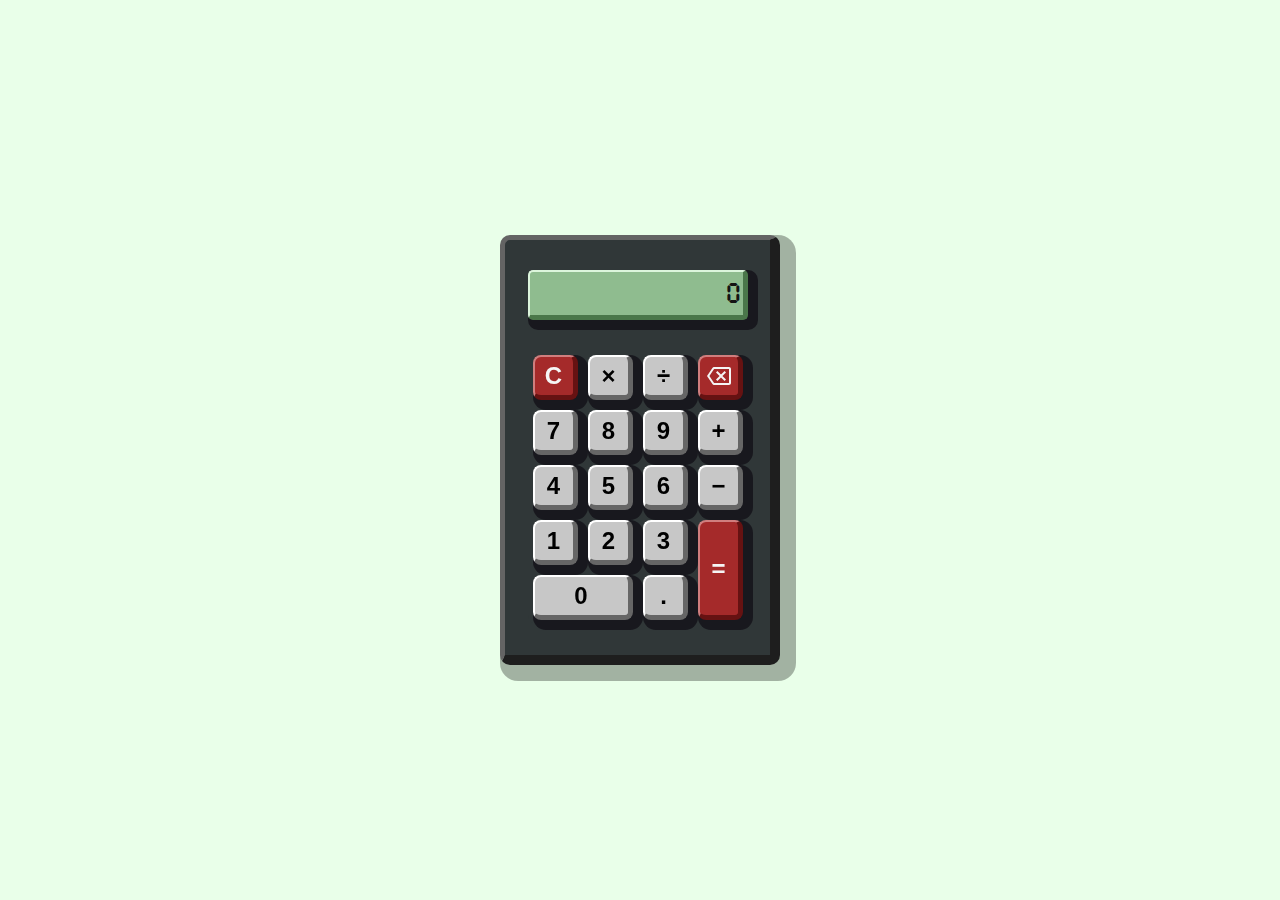
<file: index.html>
<!DOCTYPE html>
<html lang="pt-br">

<head>
    <meta charset="UTF-8">
    <meta http-equiv="X-UA-Compatible" content="IE=edge">
    <meta name="viewport" content="width=device-width, initial-scale=1.0">
    <meta name="theme-color" content="#822">
    <meta name="apple-mobile-web-app-status-bar-style" content="#882">
    <meta name="msapplication-navbutton-color" content="#882">
    <link rel="shortcut icon" href="./public/assets/icons/icon.png">
    <link rel="stylesheet" href="./public/styles/index.css">
    <script src="./public/scripts/calculator.js"></script>
    <title>Simple Calculator</title>
</head>

<body>
    <div class="container">
        <div class="calculator-body">
            <div class="calculator-parts">
                <div class="display-area">
                    <input type="text" id="display" class="display" placeholder="0" disabled>
                    </input>
                </div>
                <div class="keys-area">
                    <div class="row-1-col-1 keys">
                        
                        <button class="key-operator key special-key" id="operator7" value="clear">C</button>
                        <button class="key-operator key" id="operator4" value="*">&times;</button>
                        <button class="key-operator key" id="operator1" value="/">&div;</button>
                        
                        <!-- row 1 -->
                        <button class="key-number key" id="n7" value="7">7</button>
                        <button class="key-number key" id="n8" value="8">8</button>
                        <button class="key-number key" id="n9" value="9">9</button>
                        
                        <!-- row 2 -->
                        <button class="key-number key" id="n4" value="4">4</button>
                        <button class="key-number key" id="n5" value="5">5</button>
                        <button class="key-number key" id="n6" value="6">6</button>
                        
                        <!-- row 3 -->
                        <button class="key-number key" id="n1" value="1">1</button>
                        <button class="key-number key" id="n2" value="2">2</button>
                        <button class="key-number key" id="n3" value="3">3</button>
                        
                        <!-- row 4 -->
                        <button class="key-number key h-doubled" id="n0" value="0">0</button>
                        <button class="key-operator key" id="operator0" value=".">.</button>
                    </div>

                    <div class="row-1-col-2 keys">
                        <button class="key-operator key special-key backspace-img" id="operator6" value="backspace"></button>            
                        <button class="key-operator key" id="operator2" value="+">&plus;</button>
                        <button class="key-operator key" id="operator3" value="-">&minus;</button>
                        <button class="key-operator key special-key v-doubled" id="operator5" value="equals">&equals;</button>
                    </div>                        
                </div>
            </div>
        </div>
    </div>
</body>

</html>
</file>
<file: public/styles/index.css>
@import url('https://fonts.googleapis.com/css2?family=Roboto:wght@400;700&display=swap');
@font-face {
    font-family: 'pocket';
    src: url('../assets/fonts/pocket-calculator/pocket_calcuatlor_ot.otf') format('opentype'),
    url('../assets/fonts/pocket-calculator/pocket_calcuatlor_tt.ttf') format('truetype');
    font-weight: normal;
    font-style: normal;
}

* {
    box-sizing: border-box;
}

html {
    margin: 0px;
    padding: 0px;
    -webkit-tap-highlight-color: rgba(0, 0, 0, 0);
    background-color: rgb(233, 255, 233);
}

body{
    margin: 0px;
    padding: 0px;
}

.container {
    position: fixed;
    top: 50%;
    transform: translateY(-50%);

    display: flex;
    justify-content: center;
    align-items: center;

    width: 100%;

}

.calculator-body {

    display: flex;
    flex-direction: column;
    justify-content: center;
    align-items: center;

    width: 100%;

    padding: 30px 0px;

    max-width: 280px;
    border-radius: 10px;
    background-color: #303738;

    border-top: solid 5px rgb(100, 100, 100);
    border-left: solid 5px rgb(100, 100, 100);
    border-bottom: solid 10px rgb(30, 30, 30);
    border-right: solid 10px rgb(30, 30, 30);
    box-shadow: 8px 8px 0px 8px rgba(0, 0, 0, 0.3);
}


.calculator-parts {
    background-color: rgb(48, 55, 56);
    display: flex;
    flex-direction: column;
    width: 100%;
    max-width: 220px;
    border-radius: 10px;
}

.display-area {
    display: flex;
    background-color: rgb(143, 188, 143);
    width: 100%;
    height: 50px;
    margin-bottom: 30px;
    border-top: solid rgb(220, 245, 220) 2px;
    border-left: solid rgb(220, 245, 220) 2px;
    border-bottom: solid rgb(74, 119, 74) 5px;
    border-right: solid rgb(74, 119, 74) 5px;
    border-radius: 5px;
    box-shadow: 5px 5px 0px 5px rgba(24, 24, 30);
    align-items: center;
}

.display {
    text-align: end;
    color: rgb(20, 20, 20);
    display: flex;
    width: 100%;
    height: 100%;
    background-color: rgba(0, 0, 0, 0.0);
    border: none;

    font-family: 'pocket', sans-serif;
    font-size: 2em;
}

.display::placeholder {
    color: rgb(20, 20, 20);
}

.keys-area {
    display: flex;
    align-items: center;
    justify-content: center;
}

.row-1-col-1 {
    display: flex;
    flex-wrap: wrap;
    height: 100%;
    justify-content: center;
    align-items: center;
}

.row-1-col-2 {
    display:flex;
    flex-direction: column;
    justify-content: center;
    align-items: center;
}

.key {
    cursor: pointer;
    width: 45px;
    height: 45px;
    margin: 5px;
    font-size: 1.5em;
    font-weight: bold;
    
    border-top: solid rgb(255, 255, 255) 2px;
    border-left: solid rgb(255, 255, 255) 2px;
    border-bottom: solid rgb(102, 102, 102) 5px;
    border-right: solid rgb(102, 102, 102) 5px;
    background-color: rgb(199, 199, 199);
    
    border-radius: 8px;
    box-shadow: 5px 5px 0px 5px rgba(24, 24, 30);
}

.key:hover {
    outline: solid white 2px;
}

.key:active {
    transition-duration: 0.1s;
    border-bottom: solid rgb(255, 255, 255) 2px;
    border-right: solid rgb(255, 255, 255) 2px;
    border-top: solid rgb(102, 102, 102) 5px;
    border-left: solid rgb(102, 102, 102) 5px;
    background-color: rgb(150, 150, 150);
    color: rgb(0, 0, 0);
    box-shadow: 0px 0px 0px 0px rgba(24, 24, 30);
    outline: none;
}

.special-key {
    border-top: solid rgb(208, 126, 126) 2px;
    border-left: solid rgb(208, 126, 126) 2px;
    border-bottom: solid rgb(102, 18, 18) 5px;
    border-right: solid rgb(102, 18, 18) 5px;
    background-color: rgb(165, 42, 42);
    color: #f5f5f5;
}

.special-key:active {
    transition-duration: 0.2ms;
    border-bottom: solid rgb(208, 126, 126) 2px;
    border-right: solid rgb(208, 126, 126) 2px;
    border-top: solid rgb(102, 18, 18) 5px;
    border-left: solid rgb(102, 18, 18) 5px;
    background-color: rgb(124, 29, 29);
    color: #b5b5b5;
    box-shadow: 0px 0px 0px 0px rgba(24, 24, 30);
}

.v-doubled {
    height: 100px;
}

.h-doubled {
    width: 100px;
}

.backspace-img {
    background-image: url('../assets/icons/backspace_white_24dp.svg');
    background-position: center;
    background-repeat: no-repeat;
}
.backspace-img:active {
    background-image: url('../assets/icons/backspace_white-dark_24dp.svg');
}
</file>
